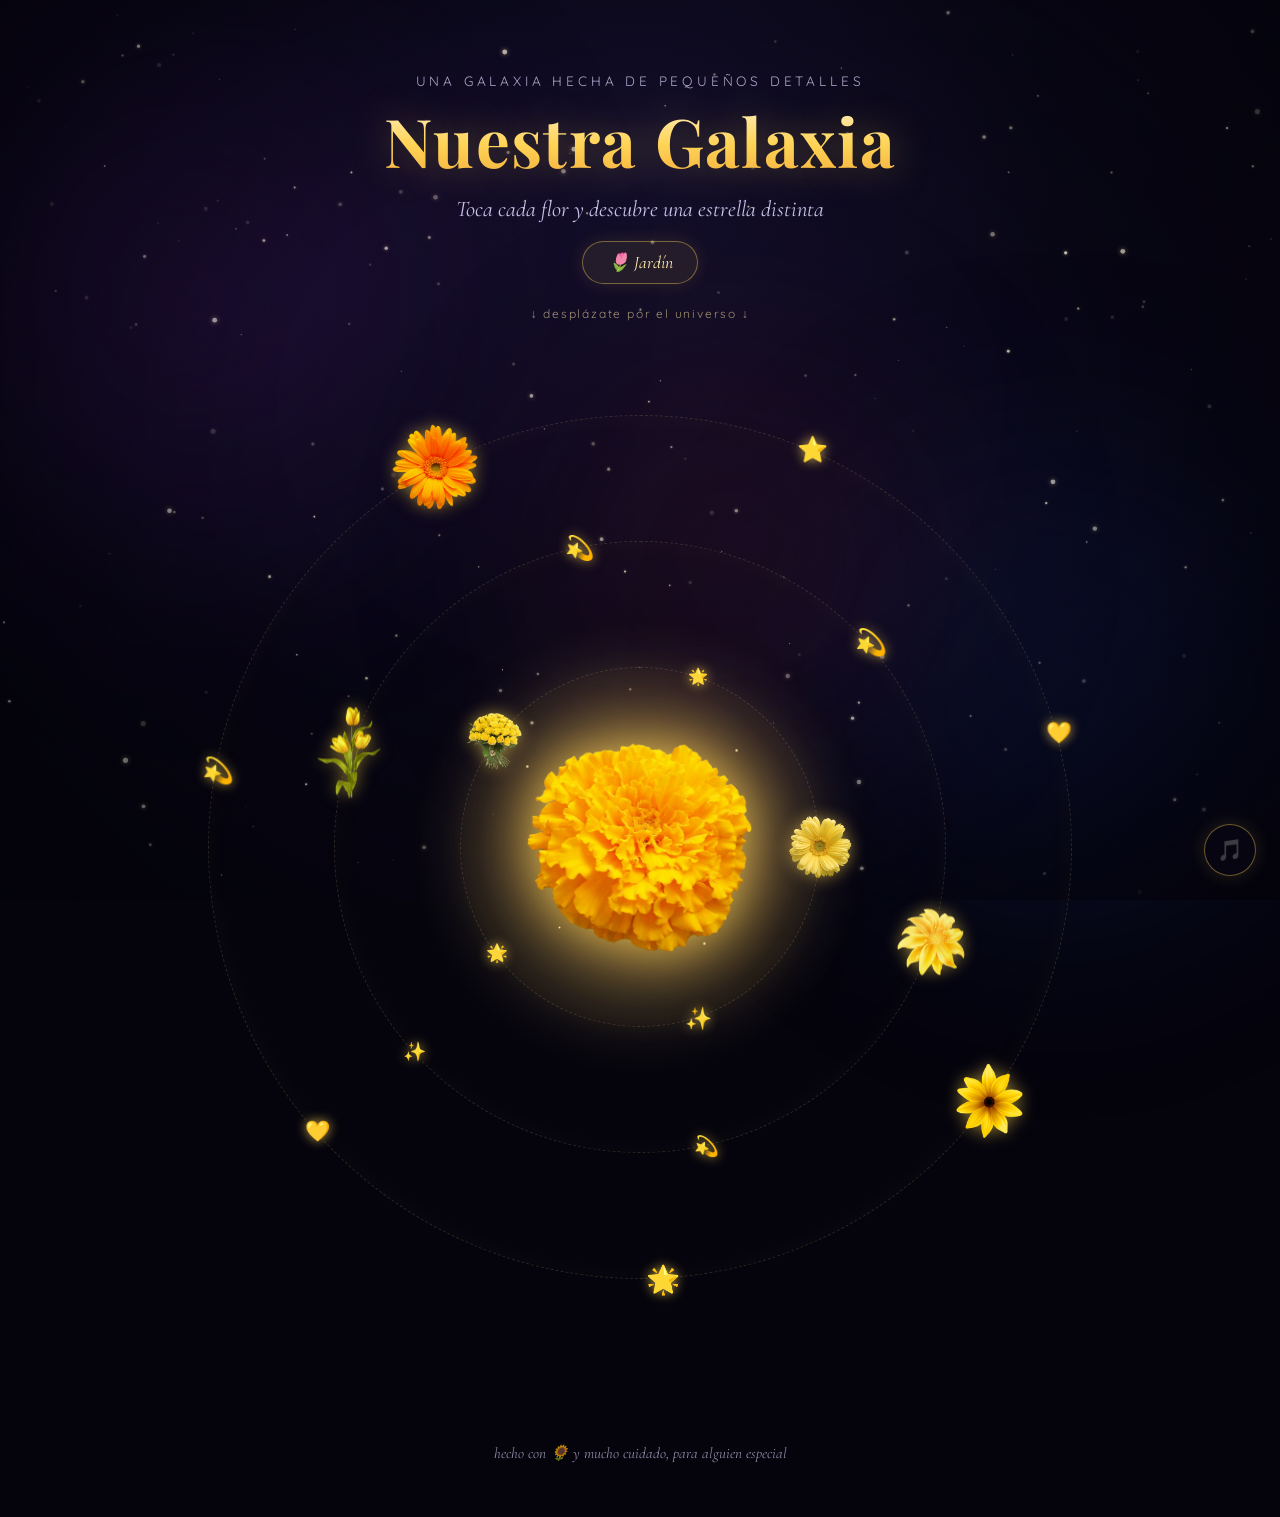
<file: index.html>
<!DOCTYPE html>
<html lang="es">
<head>
<meta charset="UTF-8">
<meta name="viewport" content="width=device-width, initial-scale=1.0, maximum-scale=1, user-scalable=no">
<title>Nuestra Galaxia — Una Constelación de Girasoles</title>
<meta name="description" content="Una galaxia romántica de girasoles hecha para ti.">

<link rel="preconnect" href="https://fonts.googleapis.com">
<link rel="preconnect" href="https://fonts.gstatic.com" crossorigin>
<link href="https://fonts.googleapis.com/css2?family=Cormorant+Garamond:ital,wght@0,400;0,500;0,600;1,500&family=Playfair+Display:ital,wght@0,600;0,700;1,600&family=Quicksand:wght@400;500;600&display=swap" rel="stylesheet">

<link rel="icon" href="data:image/svg+xml,%3Csvg xmlns='http://www.w3.org/2000/svg' viewBox='0 0 100 100'%3E%3Ctext y='.9em' font-size='90'%3E🌻%3C/text%3E%3C/svg%3E">
<link rel="stylesheet" href="css/style.css">
</head>
<body>

<!-- Fondo profundo: nebulosa + estrellas en canvas -->
<canvas id="starfield"></canvas>
<div class="nebula-glow nebula-glow--1"></div>
<div class="nebula-glow nebula-glow--2"></div>
<div class="nebula-glow nebula-glow--3"></div>
<div class="vignette"></div>

<!-- Polvo de estrellas / partículas flotantes -->
<div class="stardust" id="stardust" aria-hidden="true"></div>

<!-- Texto ambiental flotante -->
<div class="floating-words" id="floatingWords" aria-hidden="true"></div>

<!-- Encabezado -->
<header class="hero">
  <p class="hero__eyebrow">Una galaxia hecha de pequeños detalles</p>
  <h1 class="hero__title">Nuestra Galaxia</h1>
  <p class="hero__subtitle">Toca cada flor y descubre una estrella distinta</p>
  <a href="jardin.html" class="garden-nav-btn">🌷 Jardín</a>
  <span class="hero__hint">↓ desplázate por el universo ↓</span>
</header>

<!-- Galaxia principal -->
<main class="galaxy-stage" id="galaxyStage">
  <div class="galaxy" id="galaxy">

    <!-- Anillos orbitales (decorativos, trazan la ruta) -->
    <div class="orbit-path orbit-path--1"></div>
    <div class="orbit-path orbit-path--2"></div>
    <div class="orbit-path orbit-path--3"></div>

    <!-- Núcleo: la gran flor central. El botón (área clicable) es
         más grande e invisible; el tamaño visual real vive en
         .core-visual, sin cambiar cómo se ve. -->
    <div class="galaxy-core" id="galaxyCore" tabindex="0" role="button" aria-label="Corazón de la galaxia: toca para leer un mensaje">
      <div class="core-visual">
        <div class="core-halo"></div>
        <div class="core-halo core-halo--2"></div>
        <img src="assets/flores/centro.png" alt="Girasol central, el corazón de la galaxia" class="core-flower" draggable="false">
        <div class="core-sparkles" aria-hidden="true"></div>
      </div>
    </div>

    <!-- Los anillos de flores se generan por JavaScript en js/galaxy.js -->
    <div class="orbit-ring orbit-ring--1" id="ring1"></div>
    <div class="orbit-ring orbit-ring--2" id="ring2"></div>
    <div class="orbit-ring orbit-ring--3" id="ring3"></div>

  </div>
</main>

<footer class="site-footer">
  <p>hecho con 🌻 y mucho cuidado, para alguien especial</p>
</footer>

<!-- Modal romántico -->
<div class="modal-overlay" id="modalOverlay" aria-hidden="true">
  <div class="modal" role="dialog" aria-modal="true" aria-labelledby="modalTitle">
    <button class="modal__close" id="modalClose" aria-label="Cerrar mensaje">✕</button>
    <div class="modal__glow"></div>
    <div class="modal__stardust" aria-hidden="true"></div>
    <div class="modal__flower-frame">
      <img id="modalFlowerImg" src="assets/flores/flor-1.png" alt="" class="modal__flower-img" draggable="false">
    </div>
    <p class="modal__kicker">🌻 un mensaje entre las estrellas 🌻</p>
    <h2 class="modal__title" id="modalTitle">Título de ejemplo</h2>
    <!-- El texto puede ser largo: este bloque tiene su propio scroll
         interno para que el modal no se estire de más. -->
    <div class="modal__scroll">
      <p class="modal__message" id="modalMessage">
        Lorem ipsum dolor sit amet, consectetur adipiscing elit. Sed do eiusmod tempor incididunt ut labore et dolore magna aliqua.
      </p>
    </div>
  </div>
</div>

<!-- Música de fondo: se intenta reproducir automáticamente (ver
     js/music.js). Si el navegador bloquea el autoplay, arranca sola
     en cuanto la persona interactúa por primera vez con la página. -->
<audio id="bgMusic" src="assets/audio/meditation-thais.mp3" loop preload="auto"></audio>
<button id="musicToggle" class="music-toggle" type="button" aria-pressed="false" aria-label="Reproducir música de fondo">
  <span class="music-toggle__icon">🎵</span>
</button>

<script src="js/messages.js"></script>
<script src="js/starfield.js"></script>
<script src="js/stardust.js"></script>
<script src="js/cursor-trail.js"></script>
<script src="js/galaxy.js"></script>
<script src="js/music.js"></script>
<script src="js/main.js"></script>
</body>
</html>
</file>
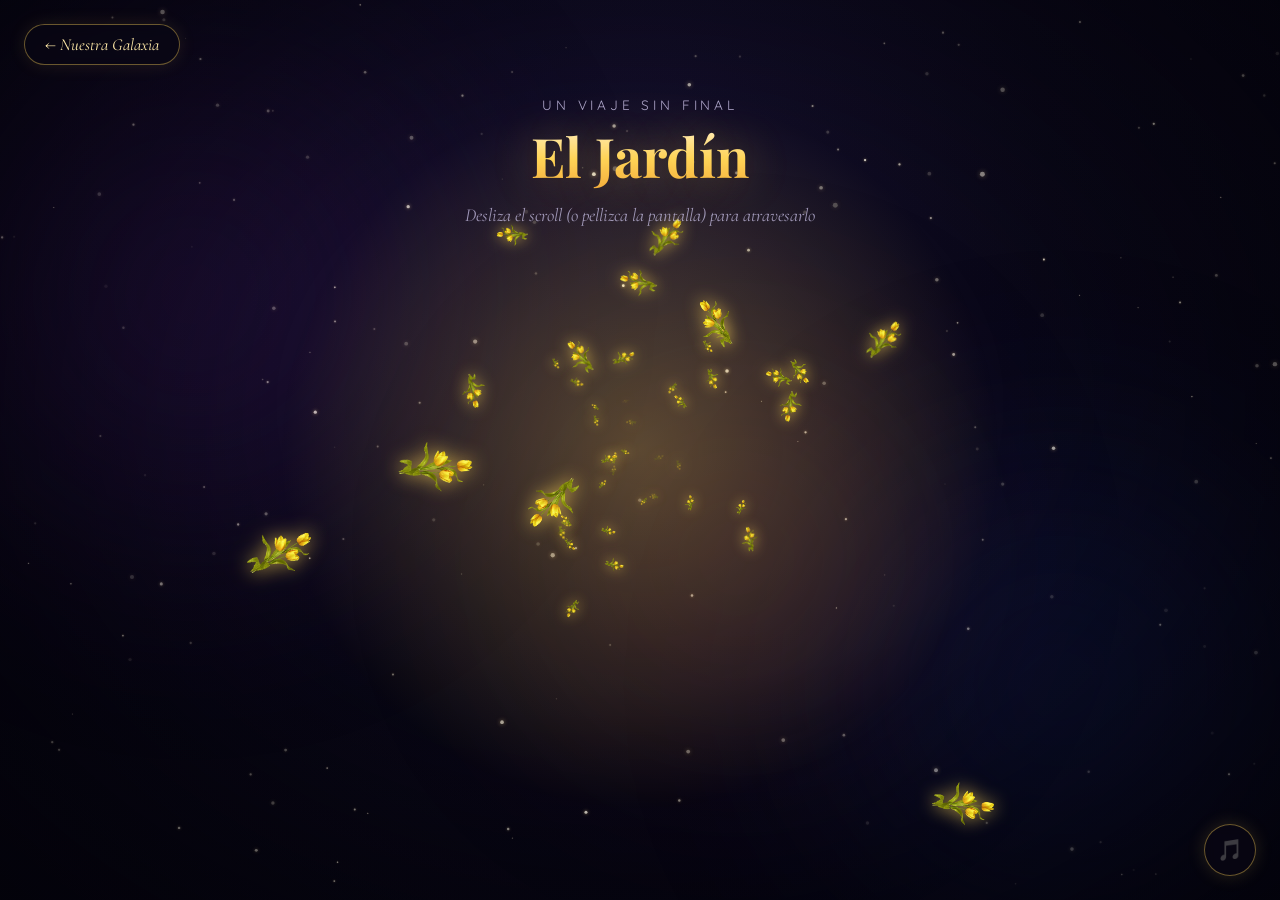
<file: jardin.html>
<!DOCTYPE html>
<html lang="es">
<head>
<meta charset="UTF-8">
<meta name="viewport" content="width=device-width, initial-scale=1.0, maximum-scale=1, user-scalable=no">
<title>El Jardín — Nuestra Galaxia</title>
<meta name="description" content="Un viaje infinito a través de un jardín de tulipanes.">

<link rel="preconnect" href="https://fonts.googleapis.com">
<link rel="preconnect" href="https://fonts.gstatic.com" crossorigin>
<link href="https://fonts.googleapis.com/css2?family=Cormorant+Garamond:ital,wght@0,400;0,500;0,600;1,500&family=Playfair+Display:ital,wght@0,600;0,700;1,600&family=Quicksand:wght@400;500;600&display=swap" rel="stylesheet">

<link rel="icon" href="data:image/svg+xml,%3Csvg xmlns='http://www.w3.org/2000/svg' viewBox='0 0 100 100'%3E%3Ctext y='.9em' font-size='90'%3E🌷%3C/text%3E%3C/svg%3E">
<link rel="stylesheet" href="css/style.css">
<link rel="stylesheet" href="css/garden.css">
</head>
<body class="garden-body">

<!-- Mismo fondo cósmico que la galaxia, para que se sienta como
     parte del mismo universo. -->
<canvas id="starfield"></canvas>
<div class="nebula-glow nebula-glow--1"></div>
<div class="nebula-glow nebula-glow--2"></div>
<div class="nebula-glow nebula-glow--3"></div>
<div class="vignette"></div>
<div class="stardust" id="stardust" aria-hidden="true"></div>

<!-- Túnel infinito de tulipanes: se dibuja aquí y reacciona al
     scroll (o al pellizco/zoom en pantallas táctiles). -->
<canvas id="warpCanvas" aria-hidden="true"></canvas>

<a href="index.html" class="garden-back-btn">← Nuestra Galaxia</a>

<header class="garden-header">
  <p class="garden-header__eyebrow">un viaje sin final</p>
  <h1 class="garden-header__title">El Jardín</h1>
  <p class="garden-header__hint" id="gardenHint">
    Desliza el scroll (o pellizca la pantalla) para atravesarlo
  </p>
</header>

<!-- Música de fondo (compartida con la página principal): se intenta
     reproducir automáticamente (ver js/music.js). -->
<audio id="bgMusic" src="assets/audio/meditation-thais.mp3" loop preload="auto"></audio>
<button id="musicToggle" class="music-toggle" type="button" aria-pressed="false" aria-label="Reproducir música de fondo">
  <span class="music-toggle__icon">🎵</span>
</button>

<script src="js/starfield.js"></script>
<script src="js/stardust.js"></script>
<script src="js/cursor-trail.js"></script>
<script src="js/music.js"></script>
<script src="js/garden-warp.js"></script>
</body>
</html>
</file>
<file: css/style.css>
/* ============================================================
   NUESTRA GALAXIA — hoja de estilos principal
   ============================================================ */

:root {
  --bg-deep: #05040d;
  --bg-void: #0a0818;
  --nebula-purple: #3a1a5c;
  --nebula-blue: #14235c;
  --nebula-rose: #4a1730;
  --gold: #ffd558;
  --gold-soft: #ffe9a8;
  --gold-deep: #f2a93b;
  --cream: #fff6df;
  --text-soft: #f4ecff;
  --text-muted: #c9c0e6;

  --font-display: 'Playfair Display', 'Georgia', serif;
  --font-romantic: 'Cormorant Garamond', 'Georgia', serif;
  --font-body: 'Quicksand', 'Segoe UI', sans-serif;
}

* {
  box-sizing: border-box;
}

html {
  scroll-behavior: smooth;
  overflow-x: hidden;
  width: 100%;
}

body {
  position: relative;
  margin: 0;
  width: 100%;
  min-height: 100vh;
  background: var(--bg-deep);
  color: var(--text-soft);
  font-family: var(--font-body);
  overflow-x: hidden;
  cursor: default;
  -webkit-tap-highlight-color: transparent;
}

/* ============================================================
   FONDO: canvas de estrellas + nebulosa + viñeta
   ============================================================ */

#starfield {
  position: fixed;
  inset: 0;
  width: 100%;
  height: 100%;
  z-index: 0;
  background: radial-gradient(ellipse at 50% 20%, #140f2b 0%, var(--bg-void) 45%, var(--bg-deep) 100%);
}

.nebula-glow {
  position: fixed;
  z-index: 0;
  border-radius: 50%;
  filter: blur(80px);
  opacity: 0.45;
  pointer-events: none;
  will-change: transform;
}

.nebula-glow--1 {
  width: 60vw;
  height: 60vw;
  max-width: 800px;
  max-height: 800px;
  top: -10%;
  left: -15%;
  background: radial-gradient(circle, var(--nebula-purple), transparent 70%);
  animation: drift1 26s ease-in-out infinite alternate;
}

.nebula-glow--2 {
  width: 55vw;
  height: 55vw;
  max-width: 700px;
  max-height: 700px;
  bottom: -15%;
  right: -10%;
  background: radial-gradient(circle, var(--nebula-blue), transparent 70%);
  animation: drift2 32s ease-in-out infinite alternate;
}

.nebula-glow--3 {
  width: 45vw;
  height: 45vw;
  max-width: 600px;
  max-height: 600px;
  top: 30%;
  right: 20%;
  background: radial-gradient(circle, var(--nebula-rose), transparent 72%);
  opacity: 0.35;
  animation: drift3 22s ease-in-out infinite alternate;
}

@keyframes drift1 {
  from { transform: translate(0, 0) scale(1); }
  to   { transform: translate(4%, 6%) scale(1.08); }
}
@keyframes drift2 {
  from { transform: translate(0, 0) scale(1); }
  to   { transform: translate(-5%, -4%) scale(1.1); }
}
@keyframes drift3 {
  from { transform: translate(0, 0) scale(1); }
  to   { transform: translate(-6%, 5%) scale(0.95); }
}

.vignette {
  position: fixed;
  inset: 0;
  z-index: 1;
  pointer-events: none;
  background: radial-gradient(ellipse at 50% 45%, transparent 40%, rgba(3, 2, 10, 0.75) 100%);
}

/* Polvo de estrellas / partículas flotantes doradas */
.stardust {
  position: fixed;
  inset: 0;
  z-index: 1;
  pointer-events: none;
  overflow: hidden;
}

.stardust-particle {
  position: absolute;
  bottom: -5%;
  border-radius: 50%;
  background: radial-gradient(circle, var(--gold-soft), rgba(255, 213, 88, 0));
  opacity: 0;
  animation-name: floatUp;
  animation-timing-function: linear;
  animation-iteration-count: infinite;
}

@keyframes floatUp {
  0% {
    transform: translate(0, 0) scale(0.6);
    opacity: 0;
  }
  10% {
    opacity: 0.9;
  }
  90% {
    opacity: 0.5;
  }
  100% {
    transform: translate(var(--drift, 40px), -110vh) scale(1.1);
    opacity: 0;
  }
}

/* Palabras flotantes ambientales */
.floating-words {
  position: fixed;
  inset: 0;
  z-index: 1;
  pointer-events: none;
  overflow: hidden;
}

.floating-word {
  position: absolute;
  font-family: var(--font-romantic);
  font-style: italic;
  font-weight: 600;
  color: var(--gold-soft);
  opacity: 0;
  white-space: nowrap;
  text-shadow: 0 0 12px rgba(255, 213, 88, 0.5);
  animation: wordFade linear infinite;
  will-change: transform, opacity;
}

@keyframes wordFade {
  0%   { opacity: 0; transform: translateY(20px) scale(0.9); }
  12%  { opacity: 0.55; transform: translateY(0) scale(1); }
  85%  { opacity: 0.45; }
  100% { opacity: 0; transform: translateY(-30px) scale(0.95); }
}

/* Estrella que sigue al cursor */
.cursor-star {
  position: fixed;
  z-index: 40;
  pointer-events: none;
  width: 6px;
  height: 6px;
  border-radius: 50%;
  background: var(--gold-soft);
  box-shadow: 0 0 8px 2px rgba(255, 224, 140, 0.9), 0 0 18px 6px rgba(255, 197, 92, 0.4);
  animation: cursorStarFade 900ms ease-out forwards;
}

@keyframes cursorStarFade {
  0%   { opacity: 1; transform: scale(1) translate(0, 0); }
  100% { opacity: 0; transform: scale(0.2) translate(0, 12px); }
}

/* ============================================================
   ENCABEZADO
   ============================================================ */

.hero {
  position: relative;
  z-index: 2;
  text-align: center;
  padding: clamp(2.5rem, 8vh, 5rem) 1.25rem clamp(1rem, 3vh, 2rem);
}

.hero__eyebrow {
  margin: 0 0 0.4rem;
  font-size: clamp(0.7rem, 1.6vw, 0.85rem);
  letter-spacing: 0.28em;
  text-transform: uppercase;
  color: var(--text-muted);
  opacity: 0.85;
}

.hero__title {
  margin: 0;
  font-family: var(--font-display);
  font-weight: 700;
  font-size: clamp(2.2rem, 7vw, 4.2rem);
  background: linear-gradient(180deg, var(--cream) 0%, var(--gold) 55%, var(--gold-deep) 100%);
  -webkit-background-clip: text;
  background-clip: text;
  color: transparent;
  text-shadow: 0 0 40px rgba(255, 213, 88, 0.35);
  letter-spacing: 0.02em;
}

.hero__subtitle {
  margin: 0.6rem 0 0;
  font-family: var(--font-romantic);
  font-size: clamp(1rem, 2.4vw, 1.4rem);
  font-style: italic;
  color: var(--text-muted);
}

.garden-nav-btn {
  display: flex;
  width: fit-content;
  align-items: center;
  gap: 0.4em;
  margin: 1.2rem auto 0;
  padding: 0.55em 1.4em;
  border-radius: 999px;
  border: 1px solid rgba(255, 213, 88, 0.4);
  background: rgba(255, 213, 88, 0.08);
  color: var(--gold-soft);
  font-family: var(--font-romantic);
  font-style: italic;
  font-size: clamp(0.95rem, 2vw, 1.1rem);
  text-decoration: none;
  cursor: pointer;
  transition: background 0.3s ease, transform 0.3s ease, box-shadow 0.3s ease;
  box-shadow: 0 0 18px rgba(255, 213, 88, 0.12);
}

.garden-nav-btn:hover,
.garden-nav-btn:focus-visible {
  background: rgba(255, 213, 88, 0.2);
  transform: translateY(-2px) scale(1.04);
  box-shadow: 0 0 26px rgba(255, 213, 88, 0.35);
  outline: none;
}

.hero__hint {
  display: inline-block;
  margin-top: 1.4rem;
  font-size: 0.75rem;
  letter-spacing: 0.15em;
  color: var(--gold-soft);
  opacity: 0.6;
  animation: bob 2.4s ease-in-out infinite;
}

@keyframes bob {
  0%, 100% { transform: translateY(0); opacity: 0.5; }
  50% { transform: translateY(6px); opacity: 0.9; }
}

/* ============================================================
   BOTÓN DE MÚSICA DE FONDO (flotante, en ambas páginas)
   ============================================================ */

.music-toggle {
  position: fixed;
  right: clamp(1rem, 3vw, 1.5rem);
  bottom: clamp(1rem, 3vh, 1.5rem);
  z-index: 50;
  width: 52px;
  height: 52px;
  border-radius: 50%;
  border: 1px solid rgba(255, 213, 88, 0.4);
  background: rgba(10, 8, 20, 0.6);
  backdrop-filter: blur(6px);
  -webkit-backdrop-filter: blur(6px);
  color: var(--gold-soft);
  font-size: 1.3rem;
  cursor: pointer;
  display: flex;
  align-items: center;
  justify-content: center;
  box-shadow: 0 0 18px rgba(255, 213, 88, 0.15);
  transition: background 0.3s ease, transform 0.3s ease, box-shadow 0.3s ease;
}

.music-toggle:hover,
.music-toggle:focus-visible {
  background: rgba(255, 213, 88, 0.2);
  transform: scale(1.08);
  box-shadow: 0 0 26px rgba(255, 213, 88, 0.35);
  outline: none;
}

.music-toggle__icon {
  display: inline-block;
  opacity: 0.55;
  filter: grayscale(1);
  transition: opacity 0.3s ease, filter 0.3s ease;
}

.music-toggle.is-playing {
  box-shadow: 0 0 22px rgba(255, 213, 88, 0.4);
  animation: musicPulse 2.4s ease-in-out infinite;
}

.music-toggle.is-playing .music-toggle__icon {
  opacity: 1;
  filter: none;
  animation: musicBounce 1.1s ease-in-out infinite;
}

@keyframes musicPulse {
  0%, 100% { box-shadow: 0 0 18px rgba(255, 213, 88, 0.3); }
  50% { box-shadow: 0 0 30px rgba(255, 213, 88, 0.55); }
}

@keyframes musicBounce {
  0%, 100% { transform: scale(1) rotate(-8deg); }
  50% { transform: scale(1.18) rotate(8deg); }
}

@media (max-width: 480px) {
  .music-toggle {
    width: 46px;
    height: 46px;
    font-size: 1.1rem;
  }
}

/* ============================================================
   ESCENARIO DE LA GALAXIA
   ============================================================ */

.galaxy-stage {
  position: relative;
  z-index: 2;
  display: flex;
  align-items: center;
  justify-content: center;
  width: 100%;
  padding: clamp(1rem, 4vw, 3rem) 0.5rem clamp(4rem, 12vh, 8rem);
}

.galaxy {
  position: relative;
  width: min(94vw, 900px);
  height: min(94vw, 900px);
  max-width: 900px;
  max-height: 900px;
  /* IMPORTANTE: no usar transform-style:preserve-3d ni aplicar
     transform (rotateX/rotateY, etc.) sobre este contenedor. Con
     hijos posicionados y con z-index (las flores, el núcleo, los
     anillos), un contexto 3D hace que el navegador ignore el
     z-index normal para decidir qué elemento recibe el clic, y los
     clics empiezan a fallar de forma intermitente. */
}

/* Anillos decorativos (solo trazan la ruta orbital) */
.orbit-path {
  position: absolute;
  top: 50%;
  left: 50%;
  border-radius: 50%;
  border: 1px dashed rgba(255, 224, 150, 0.16);
  transform: translate(-50%, -50%);
  pointer-events: none;
  box-shadow: 0 0 30px rgba(255, 213, 88, 0.03) inset;
}

.orbit-path--1 { width: 40%; height: 40%; }
.orbit-path--2 { width: 68%; height: 68%; }
.orbit-path--3 { width: 96%; height: 96%; }

/* Núcleo de la galaxia: gran flor central */
.galaxy-core {
  position: absolute;
  top: 50%;
  left: 50%;
  transform: translate(-50%, -50%);
  z-index: 5;
  /* Área clicable/táctil real: bastante más grande que la flor que
     se ve (invisible, no afecta el diseño). */
  width: calc(clamp(110px, 20vw, 230px) * 1.6);
  height: calc(clamp(110px, 20vw, 230px) * 1.6);
  display: flex;
  align-items: center;
  justify-content: center;
  cursor: pointer;
  outline: none;
  border-radius: 50%;
}

.core-visual {
  position: relative;
  /* Tamaño visual real de la flor central (igual que antes). */
  width: clamp(110px, 20vw, 230px);
  height: clamp(110px, 20vw, 230px);
  display: flex;
  align-items: center;
  justify-content: center;
  pointer-events: none;
}

.core-halo {
  position: absolute;
  inset: -35%;
  border-radius: 50%;
  background: radial-gradient(circle, rgba(255, 213, 88, 0.55) 0%, rgba(255, 213, 88, 0.18) 35%, transparent 70%);
  filter: blur(6px);
  animation: corePulse 4.5s ease-in-out infinite;
}

.core-halo--2 {
  inset: -60%;
  opacity: 0.5;
  animation: corePulse 6s ease-in-out infinite reverse;
  background: radial-gradient(circle, rgba(255, 233, 168, 0.4) 0%, transparent 65%);
}

@keyframes corePulse {
  0%, 100% { transform: scale(0.92); opacity: 0.75; }
  50% { transform: scale(1.12); opacity: 1; }
}

.core-flower {
  position: relative;
  z-index: 2;
  width: 100%;
  height: 100%;
  object-fit: contain;
  filter: drop-shadow(0 0 25px rgba(255, 213, 88, 0.75)) drop-shadow(0 0 55px rgba(255, 170, 60, 0.4));
  animation: coreSpin 90s linear infinite, coreBreathe 5s ease-in-out infinite;
  transition: filter 0.4s ease, transform 0.4s ease;
  user-select: none;
  -webkit-user-drag: none;
}

.galaxy-core:hover .core-flower,
.galaxy-core:focus-visible .core-flower {
  filter: drop-shadow(0 0 35px rgba(255, 224, 140, 0.95)) drop-shadow(0 0 75px rgba(255, 170, 60, 0.55));
  transform: scale(1.06);
}

@keyframes coreSpin {
  from { transform: rotate(0deg); }
  to { transform: rotate(360deg); }
}
@keyframes coreBreathe {
  0%, 100% { filter: drop-shadow(0 0 25px rgba(255, 213, 88, 0.7)); }
  50% { filter: drop-shadow(0 0 38px rgba(255, 213, 88, 0.95)); }
}

.core-sparkles {
  position: absolute;
  inset: -20%;
  z-index: 3;
  pointer-events: none;
  background-image:
    radial-gradient(2px 2px at 15% 25%, var(--gold-soft), transparent),
    radial-gradient(2px 2px at 80% 20%, var(--gold-soft), transparent),
    radial-gradient(2px 2px at 70% 80%, var(--gold-soft), transparent),
    radial-gradient(1.5px 1.5px at 25% 75%, var(--gold-soft), transparent);
  animation: sparkleTwinkle 3s ease-in-out infinite;
}

@keyframes sparkleTwinkle {
  0%, 100% { opacity: 0.3; }
  50% { opacity: 1; }
}

/* ============================================================
   ANILLOS ORBITALES DE FLORES (generados por JS)
   ============================================================ */

.orbit-ring {
  position: absolute;
  top: 50%;
  left: 50%;
  transform: translate(-50%, -50%);
  border-radius: 50%;
  will-change: transform;
  /* Los anillos son contenedores invisibles y cada uno crea su
     propio contexto de apilamiento (por tener "transform" animado).
     El anillo externo (96% del ancho) se dibuja por encima de los
     anillos internos y, sin esto, su área transparente "robaba" los
     clics destinados a las flores de los anillos de adentro. Al
     desactivar aquí los eventos de puntero y reactivarlos solo en
     .flower-btn, el clic atraviesa el anillo y llega directo al
     botón real, sin importar qué anillo esté "encima". */
  pointer-events: none;
}

.orbit-ring--1 { width: 40%; height: 40%; animation: spin linear infinite; }
.orbit-ring--2 { width: 68%; height: 68%; animation: spin linear infinite reverse; }
.orbit-ring--3 { width: 96%; height: 96%; animation: spin linear infinite; }

/* Al pasar el cursor sobre una flor, se congela SU anillo completo
   (incluida la contra-rotación que la mantiene "de pie") para que
   sea fácil apuntar y hacer clic sobre un objeto en movimiento. */
.orbit-ring.is-paused,
.orbit-ring.is-paused .flower-upright,
.orbit-ring.is-paused .flower-btn {
  animation-play-state: paused;
}

@keyframes spin {
  from { transform: translate(-50%, -50%) rotate(0deg); }
  to   { transform: translate(-50%, -50%) rotate(360deg); }
}

.orbit-item {
  position: absolute;
  top: 50%;
  left: 50%;
  width: 0;
  height: 0;
  transform: translate(-50%, -50%) rotate(var(--angle, 0deg)) translateX(var(--radius, 100px));
}

.flower-upright {
  position: absolute;
  top: 50%;
  left: 50%;
  transform: translate(-50%, -50%) rotate(calc(var(--angle, 0deg) * -1));
  animation: counterSpin var(--dur, 40s) linear infinite;
  animation-direction: var(--dir, normal);
}

@keyframes counterSpin {
  from { transform: translate(-50%, -50%) rotate(calc(var(--angle, 0deg) * -1)); }
  to   { transform: translate(-50%, -50%) rotate(calc(var(--angle, 0deg) * -1 - 360deg)); }
}

.flower-btn {
  position: relative;
  display: flex;
  align-items: center;
  justify-content: center;
  /* El botón (área clicable/táctil real) es MUCHO más grande que la
     flor que se ve —el área extra es invisible, así que no afecta el
     diseño— con un mínimo cómodo para dedos en móvil. */
  width: max(calc(var(--size, 60px) * 2.2), 64px);
  height: max(calc(var(--size, 60px) * 2.2), 64px);
  padding: 0;
  border: none;
  background: transparent;
  cursor: pointer;
  border-radius: 50%;
  transition: transform 0.35s cubic-bezier(0.34, 1.56, 0.64, 1);
  animation: flowerSway var(--sway-dur, 6s) ease-in-out infinite;
  animation-delay: var(--sway-delay, 0s);
  /* Reactiva los clics: el anillo que lo contiene los desactivó
     (ver .orbit-ring) para no taparle el paso a otras flores. */
  pointer-events: auto;
}

.flower-btn__glow {
  position: absolute;
  top: 50%;
  left: 50%;
  width: calc(var(--size, 60px) * 1.5);
  height: calc(var(--size, 60px) * 1.5);
  transform: translate(-50%, -50%);
  border-radius: 50%;
  background: radial-gradient(circle, rgba(255, 213, 88, 0.4), transparent 70%);
  opacity: 0;
  transition: opacity 0.4s ease;
  pointer-events: none;
}

.flower-btn img {
  position: relative;
  width: var(--size, 60px);
  height: var(--size, 60px);
  object-fit: contain;
  filter: drop-shadow(0 0 8px rgba(255, 213, 88, 0.55)) drop-shadow(0 2px 6px rgba(0, 0, 0, 0.4));
  transition: filter 0.35s ease;
  user-select: none;
  -webkit-user-drag: none;
  pointer-events: none;
}

.flower-btn:hover,
.flower-btn:focus-visible {
  transform: scale(1.25);
  outline: none;
}

.flower-btn:hover .flower-btn__glow,
.flower-btn:focus-visible .flower-btn__glow {
  opacity: 1;
}

.flower-btn:hover img,
.flower-btn:focus-visible img {
  filter: drop-shadow(0 0 16px rgba(255, 224, 140, 0.95)) drop-shadow(0 2px 10px rgba(0, 0, 0, 0.5));
}

.flower-btn:active {
  transform: scale(1.05);
}

@keyframes flowerSway {
  0%, 100% { translate: 0 0; }
  50% { translate: 0 -6px; }
}

/* Emojis decorativos (corazones, estrellas, destellos): puramente
   visuales, no interactivos, para dar sensación de plenitud. */
.decor-item {
  position: relative;
  display: block;
  width: var(--size, 20px);
  height: var(--size, 20px);
  font-size: var(--size, 20px);
  line-height: 1;
  text-align: center;
  pointer-events: none;
  user-select: none;
  filter: drop-shadow(0 0 6px rgba(255, 213, 88, 0.75));
  animation:
    flowerSway var(--sway-dur, 5s) ease-in-out infinite var(--sway-delay, 0s),
    decorTwinkle 3.2s ease-in-out infinite var(--twinkle-delay, 0s);
}

@keyframes decorTwinkle {
  0%, 100% { opacity: 0.45; transform: scale(0.85); }
  50% { opacity: 1; transform: scale(1.05); }
}

/* ============================================================
   PIE DE PÁGINA
   ============================================================ */

.site-footer {
  position: relative;
  z-index: 2;
  text-align: center;
  padding: 1.5rem 1rem 2.5rem;
  font-family: var(--font-romantic);
  font-style: italic;
  font-size: 0.95rem;
  color: var(--text-muted);
  opacity: 0.7;
}

/* ============================================================
   MODAL ROMÁNTICO
   ============================================================ */

.modal-overlay {
  position: fixed;
  inset: 0;
  z-index: 100;
  display: flex;
  align-items: center;
  justify-content: center;
  padding: 1.25rem;
  background: rgba(5, 3, 12, 0.7);
  backdrop-filter: blur(10px) saturate(120%);
  -webkit-backdrop-filter: blur(10px) saturate(120%);
  opacity: 0;
  visibility: hidden;
  transition: opacity 0.45s ease, visibility 0.45s;
}

.modal-overlay.is-open {
  opacity: 1;
  visibility: visible;
}

.modal {
  position: relative;
  display: flex;
  flex-direction: column;
  width: min(94vw, 460px);
  /* El modal en sí ya NO hace scroll: su altura máxima queda fija y
     solo .modal__scroll (el texto) se desplaza por dentro, así la
     flor, el título y el botón de cerrar quedan siempre visibles. */
  max-height: 88vh;
  overflow: hidden;
  padding: clamp(2.2rem, 6vw, 3rem) clamp(1.5rem, 6vw, 2.6rem) clamp(1.6rem, 4vw, 2rem);
  text-align: center;
  border-radius: 28px;
  background:
    linear-gradient(180deg, rgba(38, 22, 58, 0.92), rgba(18, 12, 32, 0.96));
  border: 1px solid rgba(255, 213, 88, 0.35);
  box-shadow:
    0 0 0 1px rgba(255, 213, 88, 0.08) inset,
    0 20px 60px rgba(0, 0, 0, 0.6),
    0 0 90px rgba(255, 180, 70, 0.15);
  transform: scale(0.82) translateY(30px);
  opacity: 0;
  transition: transform 0.5s cubic-bezier(0.2, 0.9, 0.3, 1.25), opacity 0.4s ease;
}

.modal-overlay.is-open .modal {
  transform: scale(1) translateY(0);
  opacity: 1;
}

.modal__glow {
  position: absolute;
  top: -30%;
  left: 50%;
  transform: translateX(-50%);
  width: 70%;
  height: 60%;
  background: radial-gradient(circle, rgba(255, 213, 88, 0.35), transparent 70%);
  filter: blur(20px);
  pointer-events: none;
  z-index: 0;
}

.modal__stardust {
  position: absolute;
  inset: 0;
  border-radius: 28px;
  overflow: hidden;
  pointer-events: none;
  z-index: 0;
  background-image:
    radial-gradient(1.5px 1.5px at 10% 20%, rgba(255,255,255,0.7), transparent),
    radial-gradient(1.5px 1.5px at 85% 15%, rgba(255,255,255,0.6), transparent),
    radial-gradient(1px 1px at 30% 85%, rgba(255,255,255,0.5), transparent),
    radial-gradient(1.5px 1.5px at 75% 90%, rgba(255,255,255,0.5), transparent),
    radial-gradient(1px 1px at 92% 60%, rgba(255,255,255,0.5), transparent);
}

.modal__close {
  position: absolute;
  top: 14px;
  right: 14px;
  z-index: 3;
  width: 36px;
  height: 36px;
  border-radius: 50%;
  border: 1px solid rgba(255, 213, 88, 0.4);
  background: rgba(255, 255, 255, 0.05);
  color: var(--gold-soft);
  font-size: 1rem;
  line-height: 1;
  cursor: pointer;
  transition: background 0.25s ease, transform 0.25s ease;
}

.modal__close:hover {
  background: rgba(255, 213, 88, 0.2);
  transform: rotate(90deg);
}

.modal__flower-frame {
  position: relative;
  z-index: 1;
  width: clamp(90px, 24vw, 130px);
  height: clamp(90px, 24vw, 130px);
  margin: 0 auto 0.75rem;
}

.modal__flower-img {
  width: 100%;
  height: 100%;
  object-fit: contain;
  filter: drop-shadow(0 0 22px rgba(255, 213, 88, 0.7));
  animation: modalFlowerSpin 16s linear infinite, corePulse 4s ease-in-out infinite;
}

@keyframes modalFlowerSpin {
  from { transform: rotate(0deg); }
  to { transform: rotate(360deg); }
}

.modal__kicker {
  position: relative;
  z-index: 1;
  margin: 0 0 0.3rem;
  font-size: 0.72rem;
  letter-spacing: 0.16em;
  text-transform: uppercase;
  color: var(--gold-soft);
  opacity: 0.75;
}

.modal__title {
  position: relative;
  z-index: 1;
  margin: 0 0 0.9rem;
  font-family: var(--font-display);
  font-size: clamp(1.4rem, 5vw, 1.9rem);
  color: var(--cream);
  text-shadow: 0 0 20px rgba(255, 213, 88, 0.3);
}

.modal__scroll {
  position: relative;
  z-index: 1;
  min-height: 0;
  overflow-y: auto;
  overflow-x: hidden;
  /* Deja un huequito para que el texto no quede pegado al borde
     cuando aparece la barra de scroll. */
  padding-right: 0.4rem;
  margin-right: -0.4rem;
}

/* Difumina el borde inferior del texto, pero solo cuando de verdad
   hay más contenido para leer (la clase la agrega js/main.js). */
.modal__scroll.is-scrollable {
  mask-image: linear-gradient(to bottom, #000 calc(100% - 18px), transparent 100%);
  -webkit-mask-image: linear-gradient(to bottom, #000 calc(100% - 18px), transparent 100%);
}

.modal__scroll::-webkit-scrollbar {
  width: 5px;
}

.modal__scroll::-webkit-scrollbar-track {
  background: transparent;
}

.modal__scroll::-webkit-scrollbar-thumb {
  background: rgba(255, 213, 88, 0.35);
  border-radius: 999px;
}

.modal__message {
  margin: 0 0 0.4rem;
  padding-bottom: 0.6rem;
  font-family: var(--font-romantic);
  font-size: clamp(1.02rem, 3.2vw, 1.2rem);
  line-height: 1.7;
  color: var(--text-soft);
  white-space: pre-line;
}

/* ============================================================
   RESPONSIVE
   ============================================================ */

@media (max-width: 720px) {
  .orbit-path--1 { width: 34%; height: 34%; }
  .orbit-path--2 { width: 64%; height: 64%; }
  .orbit-path--3 { width: 98%; height: 98%; }
}

@media (max-width: 480px) {
  .hero { padding-top: 2rem; }
  .galaxy-stage { padding-bottom: 4.5rem; }
  .galaxy { width: 98vw; height: 98vw; }
}

@media (prefers-reduced-motion: reduce) {
  *, *::before, *::after {
    animation-duration: 0.001ms !important;
    animation-iteration-count: 1 !important;
    transition-duration: 0.001ms !important;
  }
}
</file>
<file: css/garden.css>
/* ============================================================
   EL JARDÍN — página del túnel infinito de tulipanes
   ============================================================ */

.garden-body {
  height: 100vh;
  overflow: hidden;
  /* Esta página no se desplaza como documento normal: el scroll
     (o el pellizco/zoom en táctiles) se captura como "entrada" para
     el efecto de viaje, en vez de mover la página. */
  touch-action: none;
  overscroll-behavior: none;
}

#warpCanvas {
  position: fixed;
  inset: 0;
  z-index: 1;
  width: 100%;
  height: 100%;
}

.garden-back-btn {
  position: fixed;
  top: clamp(1rem, 3vh, 1.5rem);
  left: clamp(1rem, 3vw, 1.5rem);
  z-index: 10;
  display: inline-flex;
  align-items: center;
  padding: 0.55em 1.2em;
  border-radius: 999px;
  border: 1px solid rgba(255, 213, 88, 0.4);
  background: rgba(10, 8, 20, 0.55);
  backdrop-filter: blur(6px);
  -webkit-backdrop-filter: blur(6px);
  color: var(--gold-soft);
  font-family: var(--font-romantic);
  font-style: italic;
  font-size: clamp(0.9rem, 2vw, 1.05rem);
  text-decoration: none;
  transition: background 0.3s ease, transform 0.3s ease, box-shadow 0.3s ease;
  box-shadow: 0 0 18px rgba(255, 213, 88, 0.1);
}

.garden-back-btn:hover,
.garden-back-btn:focus-visible {
  background: rgba(255, 213, 88, 0.18);
  transform: translateY(-2px);
  box-shadow: 0 0 26px rgba(255, 213, 88, 0.3);
  outline: none;
}

.garden-header {
  position: fixed;
  top: clamp(4.5rem, 12vh, 6rem);
  left: 0;
  right: 0;
  z-index: 5;
  text-align: center;
  padding: 0 1rem;
  pointer-events: none;
}

.garden-header__eyebrow {
  margin: 0 0 0.4rem;
  font-size: clamp(0.7rem, 1.6vw, 0.85rem);
  letter-spacing: 0.28em;
  text-transform: uppercase;
  color: var(--text-muted);
  opacity: 0.85;
}

.garden-header__title {
  margin: 0;
  font-family: var(--font-display);
  font-weight: 700;
  font-size: clamp(2rem, 6vw, 3.4rem);
  background: linear-gradient(180deg, var(--cream) 0%, var(--gold) 55%, var(--gold-deep) 100%);
  -webkit-background-clip: text;
  background-clip: text;
  color: transparent;
  text-shadow: 0 0 40px rgba(255, 213, 88, 0.35);
}

.garden-header__hint {
  margin: 0.7rem 0 0;
  font-family: var(--font-romantic);
  font-style: italic;
  font-size: clamp(0.95rem, 2.2vw, 1.15rem);
  color: var(--text-muted);
  opacity: 0.75;
  transition: opacity 1s ease;
}

.garden-header__hint.is-hidden {
  opacity: 0;
}

@media (max-width: 480px) {
  .garden-header {
    top: clamp(4rem, 10vh, 5rem);
  }
}
</file>
